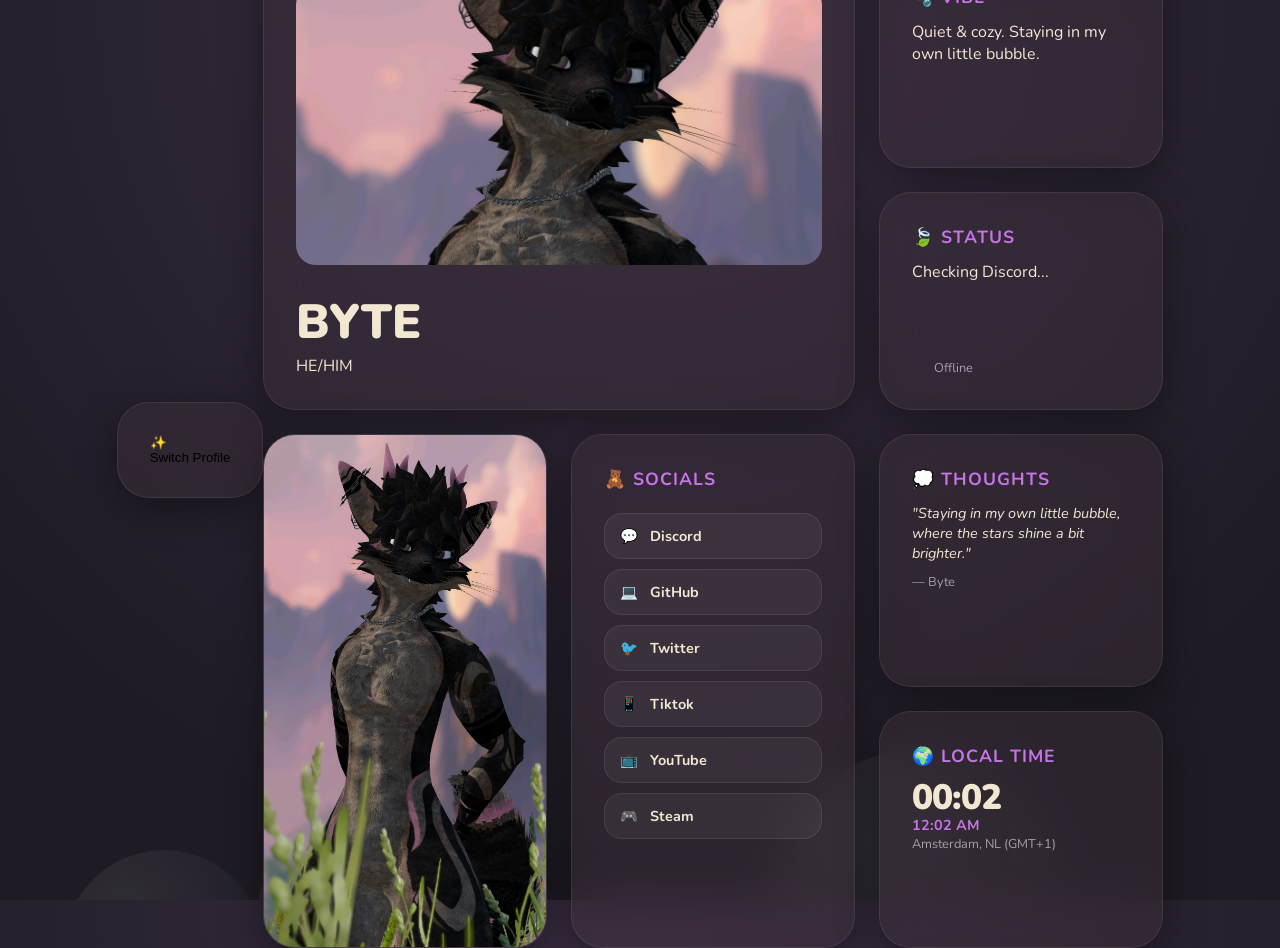
<file: index.html>
<!DOCTYPE html>
<html lang="en">
<head>
    <meta charset="UTF-8">
    <meta name="viewport" content="width=device-width, initial-scale=1.0">
    <title>Profile Hub | Byte & Squeakers</title>
    <link href="https://fonts.googleapis.com/css2?family=Nunito:wght@400;700;900&display=swap" rel="stylesheet">
    <link rel="stylesheet" href="styles.css">
</head>
<body>
    <div id="background-animation-container">
        <div class="bubble-container" id="bubble-container">
            <div class="bubble"></div>
            <div class="bubble"></div>
            <div class="bubble"></div>
            <div class="bubble"></div>
        </div>
        <div class="snow-container" id="snow-container" style="display: none;"></div>
    </div>

    <button id="profile-toggle" class="glass toggle-btn">
        <span class="icon">✨</span> Switch Profile
    </button>

    <main class="bento-grid">
        <article class="bento-box profile-box glass">
            <img src="./assets/images/byte-sunset.jpg" alt="Profile" class="profile-img" id="profile-main-img">
            <div class="profile-text">
                <h1 id="profile-name">BYTE</h1>
                <p class="pronouns" id="profile-pronouns">HE/HIM</p>
            </div>
        </article>

        <article class="bento-box bio-box glass">
            <h2>🫧 Vibe</h2>
            <p id="profile-vibe">Quiet & cozy. Staying in my own little bubble.</p>
        </article>

        <article class="bento-box status-box glass">
            <h2>🍃 Status</h2>
            <p id="discord-status-text">Checking Discord...</p>
            <div class="status-row">
                <div class="status-indicator" id="status-dot"></div>
                <span id="status-label" class="subtext">Offline</span>
            </div>
        </article>

        <article class="bento-box gallery-box glass">
            <img src="./assets/images/byte-dark.jpg" alt="Gallery" class="gallery-img" id="gallery-target">
        </article>

        <article class="bento-box socials-box glass">
            <h2>🧸 Socials</h2>
            <div class="link-buttons">
                <a href="#" class="social-btn"><span class="icon">💬</span> Discord</a>
                <a href="#" class="social-btn"><span class="icon">💻</span> GitHub</a>
                <a href="#" class="social-btn"><span class="icon">🐦</span> Twitter</a>
                <a href="#" class="social-btn"><span class="icon">📱</span> Tiktok</a> 
                <a href="#" class="social-btn"><span class="icon">📺</span> YouTube</a>
                <a href="#" class="social-btn"><span class="icon">🎮</span> Steam</a>
            </div>
        </article>

        <article class="bento-box quotes-box glass">
            <h2>💭 Thoughts</h2>
            <p class="quote-text" id="quote-target">"Staying in my own little bubble, where the stars shine a bit brighter."</p>
            <p class="subtext" id="quote-author">— Byte</p>
        </article>

        <article class="bento-box extra-box glass">
            <h2>🌍 Local Time</h2>
            <div class="time-container">
                <div class="main-time" id="clock-24">00:00</div>
                <div class="sub-time" id="clock-12">00:00 AM</div>
            </div>
            <p class="subtext" id="location-text">Amsterdam, NL (GMT+1)</p>
        </article>
    </main>

    <script src="script.js"></script>
</body>
</html>
</file>
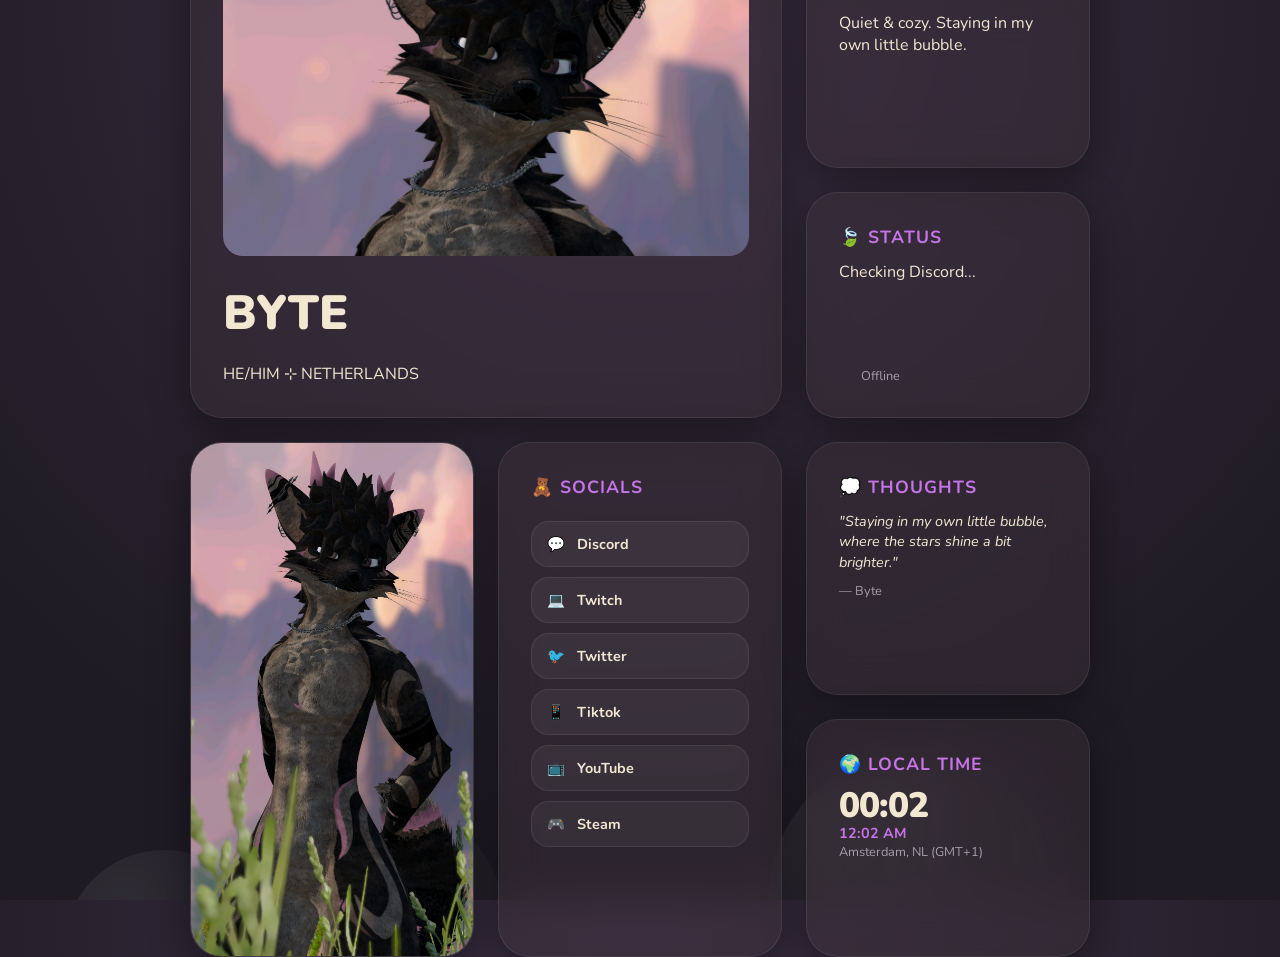
<file: byte.html>
<!DOCTYPE html>
<html lang="en">
<head>
    <meta charset="UTF-8">
    <meta name="viewport" content="width=device-width, initial-scale=1.0">
    <title>Byte ⊹ Bubble</title>
    <link href="https://fonts.googleapis.com/css2?family=Nunito:wght@400;700;900&display=swap" rel="stylesheet">
    <link rel="stylesheet" href="styles.css">
    <style>
        .profile-name-link { text-decoration: none; color: inherit; display: block; transition: opacity 0.2s; }
        .profile-name-link:hover { opacity: 0.75; }
        .home-hint {
            display: block; font-size: 0.65rem; font-weight: 700;
            letter-spacing: 2px; color: var(--accent-glow);
            text-transform: uppercase; margin-top: 2px;
            opacity: 0; transition: opacity 0.2s;
        }
        .profile-name-link:hover .home-hint { opacity: 1; }
    </style>
</head>
<body>
    <div class="bubble-container">
        <div class="bubble"></div><div class="bubble"></div>
        <div class="bubble"></div><div class="bubble"></div>
    </div>
    <main class="bento-grid">
        <article class="bento-box profile-box glass">
            <img src="./assets/images/byte-sunset.jpg" alt="Byte" class="profile-img">
            <div class="profile-text">
                <a href="./index.html" class="profile-name-link">
                    <h1>BYTE</h1>
                    <span class="home-hint">← back to switcher</span>
                </a>
                <p class="pronouns">HE/HIM ⊹ NETHERLANDS</p>
            </div>
        </article>
        <article class="bento-box bio-box glass">
            <h2>🫧 Vibe</h2>
            <p>Quiet & cozy. Staying in my own little bubble.</p>
        </article>
        <article class="bento-box status-box glass">
            <h2>🍃 Status</h2>
            <p id="discord-status-text">Checking Discord...</p>
            <div class="status-row">
                <div class="status-indicator" id="status-dot"></div>
                <span id="status-label" class="subtext">Offline</span>
            </div>
        </article>
        <article class="bento-box gallery-box glass">
            <img src="./assets/images/byte-dark.jpg" alt="Gallery" class="gallery-img" id="gallery-target">
        </article>
        <article class="bento-box socials-box glass">
            <h2>🧸 Socials</h2>
            <div class="link-buttons">
                <a href="https://discord.com/users/416887610233847820" class="social-btn"><span class="icon">💬</span> Discord</a>
                <a href="https://www.twitch.tv/furbyte_" class="social-btn"><span class="icon">💻</span> Twitch</a>
                <a href="#" class="social-btn"><span class="icon">🐦</span> Twitter</a>
                <a href="https://www.tiktok.com/@furbyte_" class="social-btn"><span class="icon">📱</span> Tiktok</a>
                <a href="https://www.youtube.com/channel/UCoAkvbxKvjOVaRmKcjBM_5g" class="social-btn"><span class="icon">📺</span> YouTube</a>
                <a href="https://steamcommunity.com/id/FurByte/" class="social-btn"><span class="icon">🎮</span> Steam</a>
            </div>
        </article>
        <article class="bento-box quotes-box glass">
            <h2>💭 Thoughts</h2>
            <p class="quote-text" id="quote-target">"Staying in my own little bubble, where the stars shine a bit brighter."</p>
            <p class="subtext">— Byte</p>
        </article>
        <article class="bento-box extra-box glass">
            <h2>🌍 Local Time</h2>
            <div class="time-container">
                <div class="main-time" id="clock-24">00:00</div>
                <div class="sub-time" id="clock-12">00:00 AM</div>
            </div>
            <p class="subtext">Amsterdam, NL (GMT+1)</p>
        </article>
    </main>
    <script src="script.js"></script>
</body>
</html>
</file>
<file: styles.css>
:root {
    --bg-color: #1E1B24;
    --glass-bg: rgba(60, 50, 55, 0.45);
    --glass-border: rgba(255, 255, 255, 0.08);
    --accent-glow: #C774E8;
    --text-primary: #F2E8D2;
    --text-muted: #A59EAD;
}

* { margin: 0; padding: 0; box-sizing: border-box; }

body {
    background-color: var(--bg-color);
    background-image: radial-gradient(circle at 50% 0%, #3a2e42 0%, var(--bg-color) 80%);
    color: var(--text-primary);
    font-family: 'Nunito', sans-serif;
    min-height: 100vh;
    display: flex;
    justify-content: center;
    align-items: center;
    padding: 20px;
    overflow-x: hidden;
}

/* Scroll-fix (Nieuw) */
@media (min-width: 768px) {
    body { overflow: hidden; height: 100vh; }
}
@media (max-width: 767px) {
    body { overflow-y: auto; align-items: flex-start; }
}

/* --- BENTO GRID LOGIC --- */
.bento-grid {
    display: grid;
    gap: 1.5rem;
    width: 100%;
    max-width: 900px;
    z-index: 10;
    grid-template-columns: 1fr;
}

.gallery-box {
    padding: 0 !important; /* Haalt de padding weg zodat de foto de rand raakt */
    overflow: hidden;      /* Zorgt dat de foto binnen de ronde hoeken blijft */
    display: flex;         /* Verwijdert witruimte onder de afbeelding */
}

@media (min-width: 768px) {
    .bento-grid {
        grid-template-columns: repeat(3, 1fr);
        grid-template-areas: 
            "profile profile bio"
            "profile profile status"
            "gallery socials quotes"
            "gallery socials extra";
    }
    .profile-box { grid-area: profile; }
    .bio-box { grid-area: bio; }
    .status-box { grid-area: status; }
    .gallery-box { grid-area: gallery; grid-row: span 2; }
    .socials-box { grid-area: socials; grid-row: span 2; }
    .quotes-box { grid-area: quotes; }
    .extra-box { grid-area: extra; }
}

/* --- GLASS STYLE --- */
.glass {
    background: var(--glass-bg);
    border-radius: 32px;
    padding: 2rem;
    backdrop-filter: blur(20px) saturate(140%);
    -webkit-backdrop-filter: blur(20px) saturate(140%);
    border: 1px solid var(--glass-border);
    box-shadow: 0 10px 40px rgba(0,0,0,0.4);
    transition: all 0.4s cubic-bezier(0.175, 0.885, 0.32, 1.275);
    display: flex;
    flex-direction: column;
}

.glass:hover {
    transform: scale(1.02);
    border-color: var(--accent-glow);
    box-shadow: 0 0 25px rgba(199, 116, 232, 0.2);
}

/* --- IMAGES & TRANSITIONS --- */
.profile-img { 
    height: 280px; width: 100%; border-radius: 20px; 
    object-fit: cover; object-position: center 20%; margin-bottom: 1.5rem;
}
.gallery-img { 
    height: 100%; 
    width: 100%; 
    object-fit: cover; 
    border-radius: 0;      /* We gebruiken de border-radius van de box zelf nu */
    min-height: 300px; 
    transition: opacity 0.5s ease;
    transform: scale(1.01); /* Een piepkleine zoom om dat witte lijntje te overlappen */
}

/* TYPOGRAPHY */
h1 { font-size: 3rem; font-weight: 900; }
h2 { font-size: 1.1rem; color: var(--accent-glow); margin-bottom: 12px; text-transform: uppercase; letter-spacing: 1px; }
.subtext { color: var(--text-muted); font-size: 0.8rem; }

/* --- STATUS & FADE --- */
#discord-status-text { transition: opacity 0.4s ease; margin-bottom: 5px; min-height: 1.2em; }
.status-row { display: flex; align-items: center; gap: 10px; margin-top: auto; }
.status-indicator { width: 12px; height: 12px; border-radius: 50%; animation: pulse-glow 2s infinite; }

.main-time { font-size: 2.2rem; font-weight: 900; letter-spacing: -1px; line-height: 1; }
.main-time span { animation: blink 2s infinite; }
.sub-time { font-size: 0.9rem; color: var(--accent-glow); font-weight: 700; text-transform: uppercase; }

/* FADE CLASSES VOOR JS */
.fade-out { opacity: 0; }
.fade-in { opacity: 1; }

@keyframes blink { 0%, 100% { opacity: 1; } 50% { opacity: 0.3; } }
@keyframes pulse-glow { 0%, 100% { transform: scale(1); opacity: 1; } 50% { transform: scale(1.2); opacity: 0.7; } }

/* --- SOCIALS --- */
.link-buttons { display: flex; flex-direction: column; gap: 10px; margin-top: 10px; }
.social-btn {
    display: flex; align-items: center; gap: 12px; background: rgba(255,255,255,0.05);
    color: var(--text-primary); text-decoration: none; padding: 12px 15px; border-radius: 18px;
    font-weight: 700; font-size: 0.9rem; border: 1px solid var(--glass-border); transition: 0.3s;
}
.social-btn:hover { background: rgba(199, 116, 232, 0.15); border-color: var(--accent-glow); transform: translateX(5px); }

/* --- THOUGHTS --- */
.quote-text {
    font-style: italic; font-size: 0.9rem; line-height: 1.4; margin-bottom: 10px;
    transition: opacity 0.5s ease; /* NIEUW: Voor vloeiende wissel */
}

/* --- BUBBLES --- */
.bubble-container { position: fixed; top: 0; left: 0; width: 100%; height: 100%; pointer-events: none; z-index: 0; overflow: hidden; }
.bubble {
    position: absolute; bottom: -150px; border-radius: 50%; 
    background: radial-gradient(circle at 30% 30%, rgba(255,255,255,0.08), transparent);
    animation: floatUp 30s infinite linear;
}
@keyframes floatUp { 0% { transform: translateY(0); opacity: 0; } 10% { opacity: 0.5; } 100% { transform: translateY(-120vh); opacity: 0; } }
.bubble:nth-child(1) { width: 200px; height: 200px; left: 5%; }
.bubble:nth-child(2) { width: 300px; height: 300px; left: 60%; animation-delay: 5s; }
.bubble:nth-child(3) { width: 150px; height: 150px; left: 80%; animation-delay: 12s; }
.bubble:nth-child(4) { width: 250px; height: 250px; left: 20%; animation-delay: 18s; }

.status-box.is-listening {
    cursor: pointer;
}

.status-box.is-listening:active {
    transform: scale(0.98); /* Kleine "klik" animatie */
}
/* Schakel selecteren en slepen uit voor de hele site */
html, body {
    -webkit-user-select: none; /* Safari */
    -ms-user-select: none;     /* IE 10 en Edge */
    user-select: none;         /* Standaard (Chrome, Firefox, etc.) */
}

/* Zorg dat afbeeldingen niet gesleept kunnen worden */
img {
    -webkit-user-drag: none;
    user-drag: none;
    pointer-events: none; /* Dit voorkomt ook dat mensen rechtsklikken om op te slaan */
}

/* OPTIONEEL: Wil je dat bepaalde tekst (zoals je Discord naam of links) WEL kopieerbaar blijft? */
/* Voeg dan de class 'selectable' toe aan die elementen in HTML en gebruik dit: */
.selectable {
    -webkit-user-select: text;
    user-select: text;
    pointer-events: auto;
}
</file>
